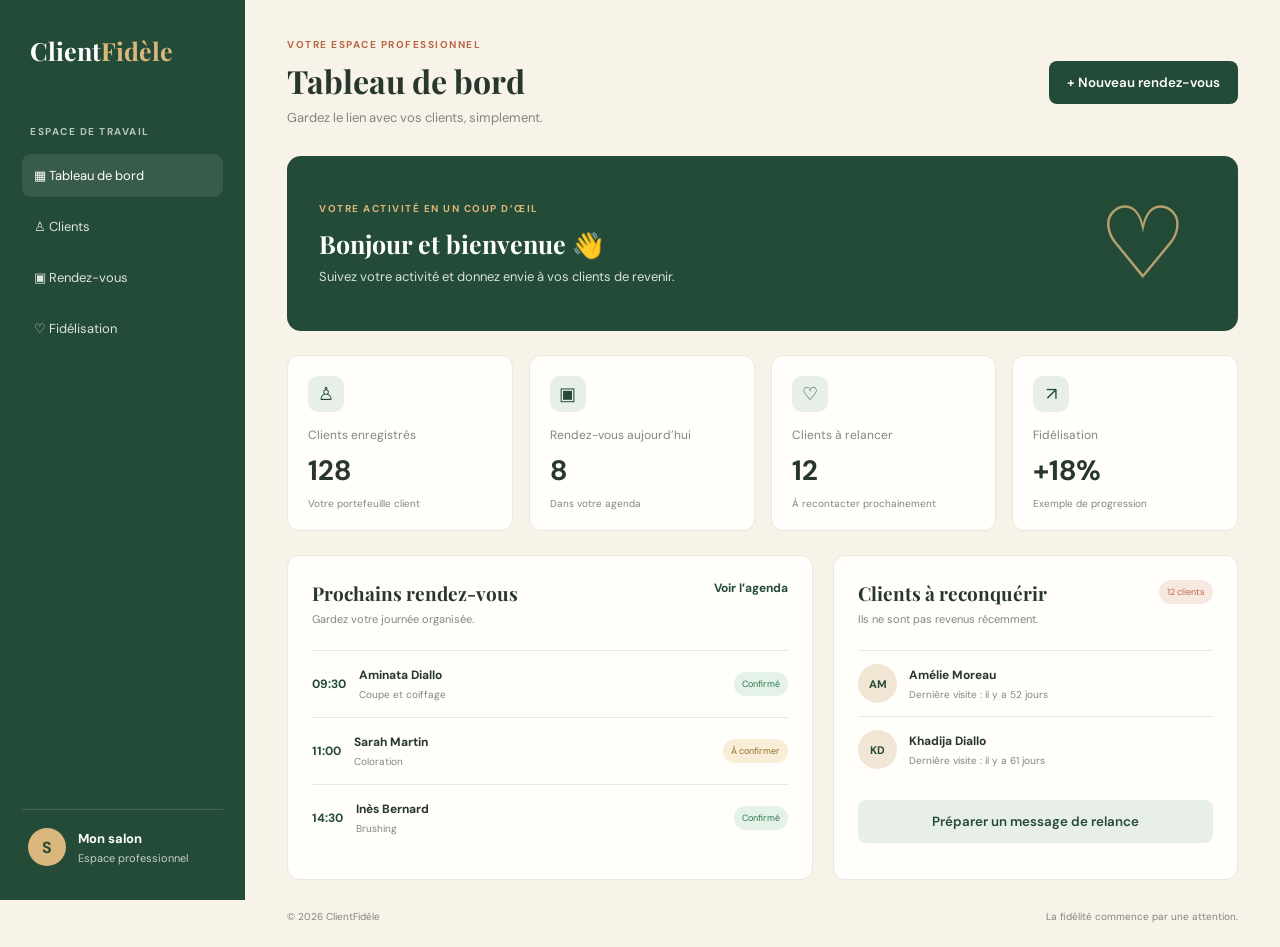
<file: index.html>
<!DOCTYPE html>
<html lang="fr">
<head>
  <meta charset="UTF-8">
  <meta name="viewport" content="width=device-width, initial-scale=1.0">
  <meta name="description" content="ClientFidèle : gérez vos clients, vos rendez-vous et leur fidélisation.">
  <title>ClientFidèle — Tableau de bord</title>
  <link rel="stylesheet" href="css/style.css">
  <script src="js/app.js" defer></script>
</head>
<body>
  <aside class="sidebar">
    <a href="#" class="brand">Client<span>Fidèle</span></a>

    <p class="nav-label">ESPACE DE TRAVAIL</p>
    <nav>
      <a class="nav-link active" href="#dashboard">▦ Tableau de bord</a>
      <a class="nav-link" href="#clients">♙ Clients</a>
      <a class="nav-link" href="#appointments">▣ Rendez-vous</a>
      <a class="nav-link" href="#loyalty">♡ Fidélisation</a>
    </nav>

    <div class="sidebar-bottom">
      <div class="avatar">S</div>
      <div>
        <strong>Mon salon</strong>
        <small>Espace professionnel</small>
      </div>
    </div>
  </aside>

  <main class="main-content" id="dashboard">
    <header class="topbar">
      <div>
        <p class="eyebrow">VOTRE ESPACE PROFESSIONNEL</p>
        <h1>Tableau de bord</h1>
        <p class="subtitle">Gardez le lien avec vos clients, simplement.</p>
      </div>
      <button class="primary-button" id="addAppointment">
        + Nouveau rendez-vous
      </button>
    </header>

    <section class="welcome-card">
      <div>
        <p class="welcome-label">VOTRE ACTIVITÉ EN UN COUP D’ŒIL</p>
        <h2>Bonjour et bienvenue 👋</h2>
        <p>Suivez votre activité et donnez envie à vos clients de revenir.</p>
      </div>
        <div class="welcome-decoration">♡</div>
    </section>

    <section class="stats-grid" aria-label="Indicateurs clés">
      <article class="stat-card">
        <span class="stat-icon">♙</span>
        <p>Clients enregistrés</p>
        <strong id="clientCount">128</strong>
        <small>Votre portefeuille client</small>
      </article>

      <article class="stat-card">
        <span class="stat-icon">▣</span>
        <p>Rendez-vous aujourd’hui</p>
        <strong id="appointmentCount">8</strong>
        <small>Dans votre agenda</small>
      </article>

      <article class="stat-card">
        <span class="stat-icon">♡</span>
        <p>Clients à relancer</p>
        <strong id="inactiveCount">12</strong>
        <small>À recontacter prochainement</small>
      </article>

      <article class="stat-card">
        <span class="stat-icon">↗</span>
        <p>Fidélisation</p>
        <strong>+18%</strong>
        <small>Exemple de progression</small>
      </article>
    </section>

    <section class="content-grid">
      <article class="panel" id="appointments">
        <div class="panel-heading">
          <div>
            <h2>Prochains rendez-vous</h2>
            <p>Gardez votre journée organisée.</p>
          </div>
          <a href="#appointments" class="text-link">Voir l’agenda</a>
        </div>

        <div class="appointment-list" id="appointmentList">
          <div class="appointment">
            <div class="appointment-time">09:30</div>
            <div class="appointment-details">
              <strong>Aminata Diallo</strong>
              <span>Coupe et coiffage</span>
            </div>
            <span class="status confirmed">Confirmé</span>
          </div>

          <div class="appointment">
            <div class="appointment-time">11:00</div>
            <div class="appointment-details">
              <strong>Sarah Martin</strong>
              <span>Coloration</span>
            </div>
            <span class="status pending">À confirmer</span>
          </div>

          <div class="appointment">
            <div class="appointment-time">14:30</div>
            <div class="appointment-details">
              <strong>Inès Bernard</strong>
              <span>Brushing</span>
            </div>
            <span class="status confirmed">Confirmé</span>
          </div>
        </div>
      </article>

      <article class="panel" id="loyalty">
        <div class="panel-heading">
          <div>
            <h2>Clients à reconquérir</h2>
            <p>Ils ne sont pas revenus récemment.</p>
          </div>
          <span class="count-badge">12 clients</span>
        </div>

        <div class="inactive-client">
          <div class="client-avatar">AM</div>
          <div class="client-details">
            <strong>Amélie Moreau</strong>
            <span>Dernière visite : il y a 52 jours</span>
          </div>
        </div>

        <div class="inactive-client">
          <div class="client-avatar">KD</div>
          <div class="client-details">
            <strong>Khadija Diallo</strong>
            <span>Dernière visite : il y a 61 jours</span>
          </div>
        </div>

        <button class="secondary-button" id="prepareMessage">
          Préparer un message de relance
        </button>
        <p class="feedback" id="feedback" aria-live="polite"></p>
      </article>
    </section>

    <footer>
      <span>© 2026 ClientFidèle</span>
      <span>La fidélité commence par une attention.</span>
    </footer>
  </main>
</body>
</html>
</file>
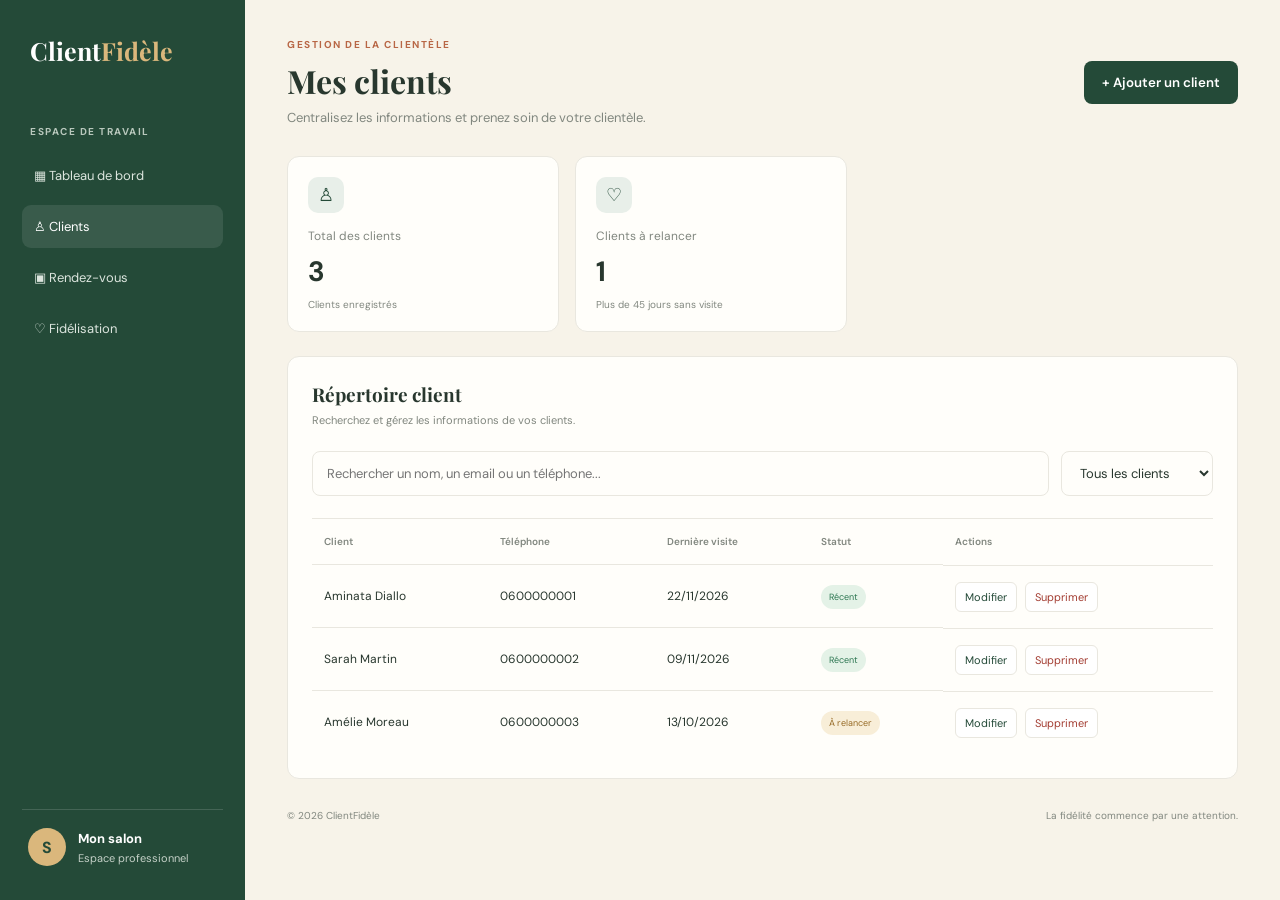
<file: clients.html>
<!DOCTYPE html>
<html lang="fr">
<head>
  <meta charset="UTF-8">
  <meta name="viewport" content="width=device-width, initial-scale=1.0">
  <title>ClientFidèle — Gestion des clients</title>
  <link rel="stylesheet" href="css/style.css">
  <script src="js/clients.js" defer></script>
</head>
<body>
  <aside class="sidebar">
    <a href="index.html" class="brand">Client<span>Fidèle</span></a>
    <p class="nav-label">ESPACE DE TRAVAIL</p>
    <nav>
      <a class="nav-link" href="index.html">▦ Tableau de bord</a>
      <a class="nav-link active" href="clients.html">♙ Clients</a>
      <a class="nav-link" href="index.html#appointments">▣ Rendez-vous</a>
      <a class="nav-link" href="index.html#loyalty">♡ Fidélisation</a>
    </nav>
    <div class="sidebar-bottom">
      <div class="avatar">S</div>
      <div>
        <strong>Mon salon</strong>
        <small>Espace professionnel</small>
      </div>
    </div>
  </aside>

  <main class="main-content">
    <header class="topbar">
      <div>
        <p class="eyebrow">GESTION DE LA CLIENTÈLE</p>
        <h1>Mes clients</h1>
        <p class="subtitle">Centralisez les informations et prenez soin de votre clientèle.</p>
      </div>
      <button class="primary-button" id="openClientForm">+ Ajouter un client</button>
    </header>

    <section class="stats-grid client-stats">
      <article class="stat-card">
        <span class="stat-icon">♙</span>
        <p>Total des clients</p>
        <strong id="totalClients">0</strong>
        <small>Clients enregistrés</small>
      </article>
      <article class="stat-card">
        <span class="stat-icon">♡</span>
        <p>Clients à relancer</p>
        <strong id="inactiveClients">0</strong>
        <small>Plus de 45 jours sans visite</small>
      </article>
    </section>

    <section class="panel">
      <div class="panel-heading">
        <div>
          <h2>Répertoire client</h2>
          <p>Recherchez et gérez les informations de vos clients.</p>
        </div>
      </div>

      <div class="client-toolbar">
        <input type="search" id="searchClient" placeholder="Rechercher un nom, un email ou un téléphone..." aria-label="Rechercher un client">
        <select id="clientFilter" aria-label="Filtrer les clients">
          <option value="all">Tous les clients</option>
          <option value="active">Clients récents</option>
          <option value="inactive">Clients à relancer</option>
        </select>
      </div>

      <form id="clientForm" class="client-form" hidden>
        <h2 id="formTitle">Ajouter un client</h2>
        <input type="hidden" id="clientId">

        <div class="form-grid">
          <label>
            Nom complet *
            <input id="clientName" type="text" maxlength="100" required>
          </label>
          <label>
            Téléphone *
            <input id="clientPhone" type="tel" maxlength="30" required>
          </label>
          <label>
            Adresse email
            <input id="clientEmail" type="email" maxlength="150">
          </label>
          <label>
            Dernière visite
            <input id="clientLastVisit" type="date">
          </label>
        </div>

        <div class="form-actions">
          <button type="button" class="secondary-button" id="cancelClientForm">Annuler</button>
          <button type="submit" class="primary-button">Enregistrer</button>
        </div>
        <p id="formFeedback" class="feedback" role="status"></p>
      </form>

      <div class="table-wrapper">
        <table class="clients-table">
          <thead>
            <tr>
              <th>Client</th>
              <th>Téléphone</th>
              <th>Dernière visite</th>
              <th>Statut</th>
              <th>Actions</th>
            </tr>
          </thead>
          <tbody id="clientTableBody"></tbody>
        </table>
      </div>

      <p id="emptyClients" class="empty-state" hidden>Aucun client trouvé.</p>
    </section>
    <footer>
      <span>© 2026 ClientFidèle</span>
      <span>La fidélité commence par une attention.</span>
    </footer>
  </main>
</body>
</html>
</file>
<file: css/style.css>
@import url('https://fonts.googleapis.com/css2?family=DM+Sans:wght@400;500;600;700&family=Playfair+Display:wght@500;600;700&display=swap');

:root {
  --green: #244a38;
  --green-light: #e8efe9;
  --gold: #dab77c;
  --cream: #f7f3e9;
  --white: #fffefa;
  --text: #28372e;
  --muted: #81877f;
  --border: #e9e7df;
  --orange: #b86645;
}

* {
  box-sizing: border-box;
}

body {
  margin: 0;
  min-height: 100vh;
  background: var(--cream);
  color: var(--text);
  font-family: 'DM Sans', sans-serif;
}

a {
  color: inherit;
  text-decoration: none;
}

.sidebar {
  position: fixed;
  inset: 0 auto 0 0;
  width: 245px;
  padding: 34px 22px;
  background: var(--green);
  color: white;
  display: flex;
  flex-direction: column;
}

.brand {
  font-family: 'Playfair Display', serif;
  font-size: 25px;
  font-weight: 700;
  margin: 0 0 58px 8px;
}

.brand span {
  color: var(--gold);
}

.nav-label,
.eyebrow,
.welcome-label {
  font-size: 10px;
  letter-spacing: 1.5px;
  font-weight: 700;
}

.nav-label {
  color: #b9c8bd;
  margin: 0 0 16px 8px;
}

nav {
  display: grid;
  gap: 8px;
}

.nav-link {
  padding: 13px 12px;
  border-radius: 9px;
  color: #dce5de;
  font-size: 13px;
}

.nav-link:hover,
.nav-link.active {
  background: #ffffff18;
  color: white;
}

.sidebar-bottom {
  display: flex;
  align-items: center;
  gap: 12px;
  margin-top: auto;
  padding: 18px 6px 0;
  border-top: 1px solid #ffffff25;
}

.avatar,
.client-avatar {
  display: grid;
  place-items: center;
  flex-shrink: 0;
  border-radius: 50%;
  font-weight: 700;
}

.avatar {
  width: 38px;
  height: 38px;
  background: var(--gold);
  color: var(--green);
}

.sidebar-bottom strong,
.sidebar-bottom small {
  display: block;
}

.sidebar-bottom strong {
  font-size: 13px;
}

.sidebar-bottom small {
  margin-top: 4px;
  color: #c5d1c8;
  font-size: 11px;
}

.main-content {
  max-width: 1600px;
  margin-left: 245px;
  padding: 38px 42px 24px;
}

.topbar {
  display: flex;
  justify-content: space-between;
  align-items: center;
  gap: 20px;
  margin-bottom: 30px;
}

.eyebrow {
  margin: 0 0 8px;
  color: var(--orange);
}

h1,
h2,
p {
  margin-top: 0;
}

h1,
h2 {
  font-family: 'Playfair Display', serif;
}

h1 {
  margin-bottom: 7px;
  font-size: 32px;
}

.subtitle,
.panel-heading p {
  color: var(--muted);
  font-size: 13px;
  margin-bottom: 0;
}

.primary-button,
.secondary-button {
  padding: 13px 18px;
  border: 0;
  border-radius: 8px;
  font-family: inherit;
  font-weight: 600;
  cursor: pointer;
  transition: transform 0.2s, background 0.2s;
}

.primary-button {
  background: var(--green);
  color: white;
}

.primary-button:hover {
  background: #193729;
  transform: translateY(-1px);
}

.welcome-card {
  min-height: 175px;
  padding: 28px 32px;
  border-radius: 14px;
  background: var(--green);
  color: white;
  display: flex;
  justify-content: space-between;
  align-items: center;
  overflow: hidden;
}

.welcome-label {
  color: var(--gold);
  margin-bottom: 12px;
}

.welcome-card h2 {
  font-size: 25px;
  margin-bottom: 8px;
}

.welcome-card p:last-child {
  color: #d8e2da;
  font-size: 13px;
  margin-bottom: 0;
}

.welcome-decoration {
  color: var(--gold);
  font-size: 100px;
  line-height: 1;
  opacity: 0.8;
  padding-right: 18px;
}

.stats-grid {
  display: grid;
  grid-template-columns: repeat(4, minmax(0, 1fr));
  gap: 16px;
  margin: 24px 0;
}

.stat-card,
.panel {
  background: var(--white);
  border: 1px solid var(--border);
  border-radius: 12px;
}

.stat-card {
  padding: 20px;
}

.stat-icon {
  display: grid;
  place-items: center;
  width: 36px;
  height: 36px;
  margin-bottom: 15px;
  border-radius: 10px;
  background: var(--green-light);
  color: var(--green);
  font-size: 18px;
}

.stat-card p {
  color: var(--muted);
  font-size: 12px;
  margin-bottom: 9px;
}

.stat-card strong {
  display: block;
  font-size: 28px;
  font-weight: 700;
}

.stat-card small {
  display: block;
  color: var(--muted);
  margin-top: 8px;
  font-size: 10px;
}

.content-grid {
  display: grid;
  grid-template-columns: minmax(0, 1.3fr) minmax(0, 1fr);
  gap: 20px;
}

.panel {
  padding: 24px;
  min-width: 0;
}

.panel-heading {
  display: flex;
  justify-content: space-between;
  align-items: flex-start;
  gap: 12px;
  margin-bottom: 24px;
}

.panel-heading h2 {
  font-size: 19px;
  margin-bottom: 6px;
}

.panel-heading p {
  font-size: 11px;
}

.text-link {
  color: var(--green);
  font-size: 12px;
  font-weight: 700;
  white-space: nowrap;
}

.appointment {
  display: flex;
  align-items: center;
  gap: 13px;
  padding: 16px 0;
  border-top: 1px solid var(--border);
}

.appointment-time {
  color: var(--green);
  font-size: 12px;
  font-weight: 700;
}

.appointment-details,
.client-details {
  display: grid;
  gap: 5px;
  min-width: 0;
}

.appointment-details {
  flex: 1;
}

.appointment-details strong,
.client-details strong {
  font-size: 12px;
}

.appointment-details span,
.client-details span {
  color: var(--muted);
  font-size: 10px;
}

.status,
.count-badge {
  padding: 6px 8px;
  border-radius: 20px;
  font-size: 9px;
  white-space: nowrap;
}

.confirmed {
  color: #2c7651;
  background: #e4f2e7;
}

.pending {
  color: #966a25;
  background: #f8eed8;
}

.count-badge {
  color: var(--orange);
  background: #f7e9e1;
}

.inactive-client {
  display: flex;
  align-items: center;
  gap: 12px;
  padding: 13px 0;
  border-top: 1px solid var(--border);
}

.client-avatar {
  width: 39px;
  height: 39px;
  background: #f1e6d4;
  color: var(--green);
  font-size: 11px;
}

.secondary-button {
  width: 100%;
  margin-top: 18px;
  background: var(--green-light);
  color: var(--green);
}

.secondary-button:hover {
  background: #dce8de;
}

.feedback {
  margin: 12px 0 0;
  color: var(--green);
  font-size: 12px;
}

footer {
  display: flex;
  justify-content: space-between;
  gap: 16px;
  margin-top: 30px;
  color: var(--muted);
  font-size: 10px;
}

@media (max-width: 1150px) {
  .main-content {
    padding: 30px 24px;
  }

  .stats-grid {
    grid-template-columns: repeat(2, minmax(0, 1fr));
  }

  .content-grid {
    grid-template-columns: 1fr;
  }
}

@media (max-width: 700px) {
  .sidebar {
    position: static;
    width: 100%;
    padding: 18px;
  }

  .brand {
    margin: 0 0 20px;
  }

  .nav-label,
  .sidebar-bottom {
    display: none;
  }

  nav {
    grid-template-columns: repeat(2, minmax(0, 1fr));
  }

  .nav-link {
    font-size: 12px;
    padding: 11px 8px;
  }

  .main-content {
    margin-left: 0;
    padding: 24px 16px;
  }

  .topbar {
    align-items: flex-start;
    flex-direction: column;
  }

  h1 {
    font-size: 28px;
  }

  .welcome-card {
    padding: 24px 20px;
  }

  .welcome-card h2 {
    font-size: 21px;
  }

  .welcome-decoration {
    font-size: 60px;
    padding: 0;
  }

  .stats-grid {
    gap: 10px;
  }

  .stat-card {
    padding: 14px;
  }

  .stat-card strong {
    font-size: 24px;
  }

  .panel {
    padding: 18px;
  }

  .appointment {
    flex-wrap: wrap;
  }

  footer {
    flex-direction: column;
  }
}

/* MODULE CLIENTS */

.client-stats {
  grid-template-columns: repeat(2, minmax(0, 1fr));
  max-width: 560px;
}

.client-toolbar {
  display: flex;
  gap: 12px;
  margin-bottom: 22px;
}

.client-toolbar input,
.client-toolbar select,
.client-form input {
  min-width: 0;
  padding: 12px 14px;
  border: 1px solid var(--border);
  border-radius: 8px;
  background: var(--white);
  color: var(--text);
  font: inherit;
  font-size: 13px;
}

.client-toolbar input {
  flex: 1;
}

.client-toolbar select {
  max-width: 220px;
}

.client-form {
  padding: 22px;
  margin-bottom: 24px;
  border: 1px solid var(--border);
  border-radius: 10px;
  background: #fbfaf5;
}

.client-form[hidden] {
  display: none;
}

.client-form h2 {
  margin-bottom: 20px;
  font-size: 20px;
}

.form-grid {
  display: grid;
  grid-template-columns: repeat(2, minmax(0, 1fr));
  gap: 16px;
}

.form-grid label {
  display: grid;
  gap: 8px;
  font-size: 12px;
  font-weight: 600;
}

.client-form input {
  width: 100%;
}

.form-actions {
  display: flex;
  justify-content: flex-end;
  gap: 10px;
  margin-top: 20px;
}

.table-wrapper {
  overflow-x: auto;
}

.clients-table {
  width: 100%;
  border-collapse: collapse;
  text-align: left;
  font-size: 12px;
}

.clients-table th,
.clients-table td {
  padding: 16px 12px;
  border-top: 1px solid var(--border);
  white-space: nowrap;
}

.clients-table th {
  color: var(--muted);
  font-size: 10px;
  font-weight: 600;
}

.table-actions {
  display: flex;
  gap: 8px;
}

.table-button {
  padding: 7px 9px;
  border: 1px solid var(--border);
  border-radius: 6px;
  background: white;
  color: var(--green);
  font: inherit;
  font-size: 11px;
  cursor: pointer;
}

.table-button:hover {
  background: var(--green-light);
}

.table-button.danger {
  color: #a33d32;
}

.empty-state {
  padding: 24px 0;
  color: var(--muted);
  text-align: center;
  font-size: 13px;
}

@media (max-width: 700px) {
  .client-toolbar,
  .form-grid {
    grid-template-columns: 1fr;
    flex-direction: column;
  }

  .client-toolbar select {
    max-width: none;
    width: 100%;
  }

  .client-form {
    padding: 16px;
  }

  .client-stats {
    grid-template-columns: repeat(2, minmax(0, 1fr));
  }
}


/* =========================================
   CLIENTFIDÈLE - MODULE RENDEZ-VOUS
   Styles isolés du reste de l'application
========================================= */

.appointment-page {
  min-width: 0;
}

.appointment-header {
  margin-bottom: 24px;
}

.appointment-header h1 {
  margin: 8px 0;
  color: var(--green, #244a38);
}

.appointment-header > div > p:last-child {
  color: var(--muted, #81877f);
}

.appointment-eyebrow {
  color: var(--orange, #b86645);
  font-size: 12px;
  font-weight: 700;
  letter-spacing: 1.3px;
}

.appointment-stats {
  display: grid;
  grid-template-columns: repeat(2, minmax(0, 1fr));
  gap: 20px;
  margin-bottom: 24px;
}

.appointment-stat,
.appointment-panel {
  box-sizing: border-box;
  padding: 24px;
  margin-bottom: 24px;
  background: var(--white, #fffefa);
  border: 1px solid var(--border, #e9e7df);
  border-radius: 16px;
}

.appointment-stat p {
  margin: 0 0 10px;
  color: var(--muted, #81877f);
}

.appointment-stat h2 {
  margin: 0;
  color: var(--green, #244a38);
  font-size: 28px;
}

.appointment-panel > h2,
.appointment-list-header h2 {
  margin-top: 0;
  color: var(--green, #244a38);
}

.appointment-fields {
  display: grid;
  grid-template-columns: repeat(2, minmax(0, 1fr));
  gap: 18px;
  margin: 20px 0;
}

.appointment-fields label {
  display: flex;
  flex-direction: column;
  gap: 8px;
  color: var(--text, #28372e);
  font-size: 14px;
  font-weight: 600;
}

.appointment-fields input,
.appointment-fields select,
.appointment-filter-label select {
  box-sizing: border-box;
  width: 100%;
  min-height: 44px;
  padding: 10px 12px;
  border: 1px solid var(--border, #e9e7df);
  border-radius: 8px;
  background: var(--white, #fffefa);
  color: var(--text, #28372e);
  font: inherit;
}

.appointment-fields input:focus,
.appointment-fields select:focus,
.appointment-filter-label select:focus {
  outline: 2px solid var(--gold, #dab77c);
  outline-offset: 2px;
}

.appointment-submit {
  padding: 12px 18px;
  border: 0;
  border-radius: 8px;
  background: var(--green, #244a38);
  color: white;
  font: inherit;
  font-weight: 600;
  cursor: pointer;
}

.appointment-submit:hover {
  opacity: 0.9;
}

.appointment-feedback {
  margin: 10px 0;
  color: var(--orange, #b86645);
  font-size: 14px;
}

.appointment-list-header {
  display: flex;
  align-items: center;
  justify-content: space-between;
  gap: 16px;
  margin-bottom: 18px;
}

.appointment-list-header h2 {
  margin-bottom: 0;
}

.appointment-filter-label {
  display: flex;
  align-items: center;
  gap: 10px;
  color: var(--text, #28372e);
  font-size: 14px;
}

.appointment-filter-label select {
  width: auto;
}

.appointment-table-wrapper {
  width: 100%;
  overflow-x: auto;
}

.appointment-table {
  width: 100%;
  border-collapse: collapse;
}

.appointment-table th,
.appointment-table td {
  padding: 14px 12px;
  border-bottom: 1px solid var(--border, #e9e7df);
  text-align: left;
}

.appointment-table th {
  color: var(--muted, #81877f);
  font-size: 13px;
  font-weight: 600;
}

.appointment-table td {
  color: var(--text, #28372e);
  font-size: 14px;
}

.appointment-delete {
  padding: 7px 10px;
  border: 1px solid var(--border, #e9e7df);
  border-radius: 7px;
  background: transparent;
  color: var(--orange, #b86645);
  font: inherit;
  cursor: pointer;
}

.appointment-delete:hover {
  background: var(--cream, #f7f3e9);
}

.appointment-empty {
  padding: 20px 0;
  color: var(--muted, #81877f);
}

@media (max-width: 700px) {
  .appointment-stats,
  .appointment-fields {
    grid-template-columns: 1fr;
  }

  .appointment-list-header {
    align-items: flex-start;
    flex-direction: column;
  }

  .appointment-filter-label {
    width: 100%;
    justify-content: space-between;
  }
}
</file>
